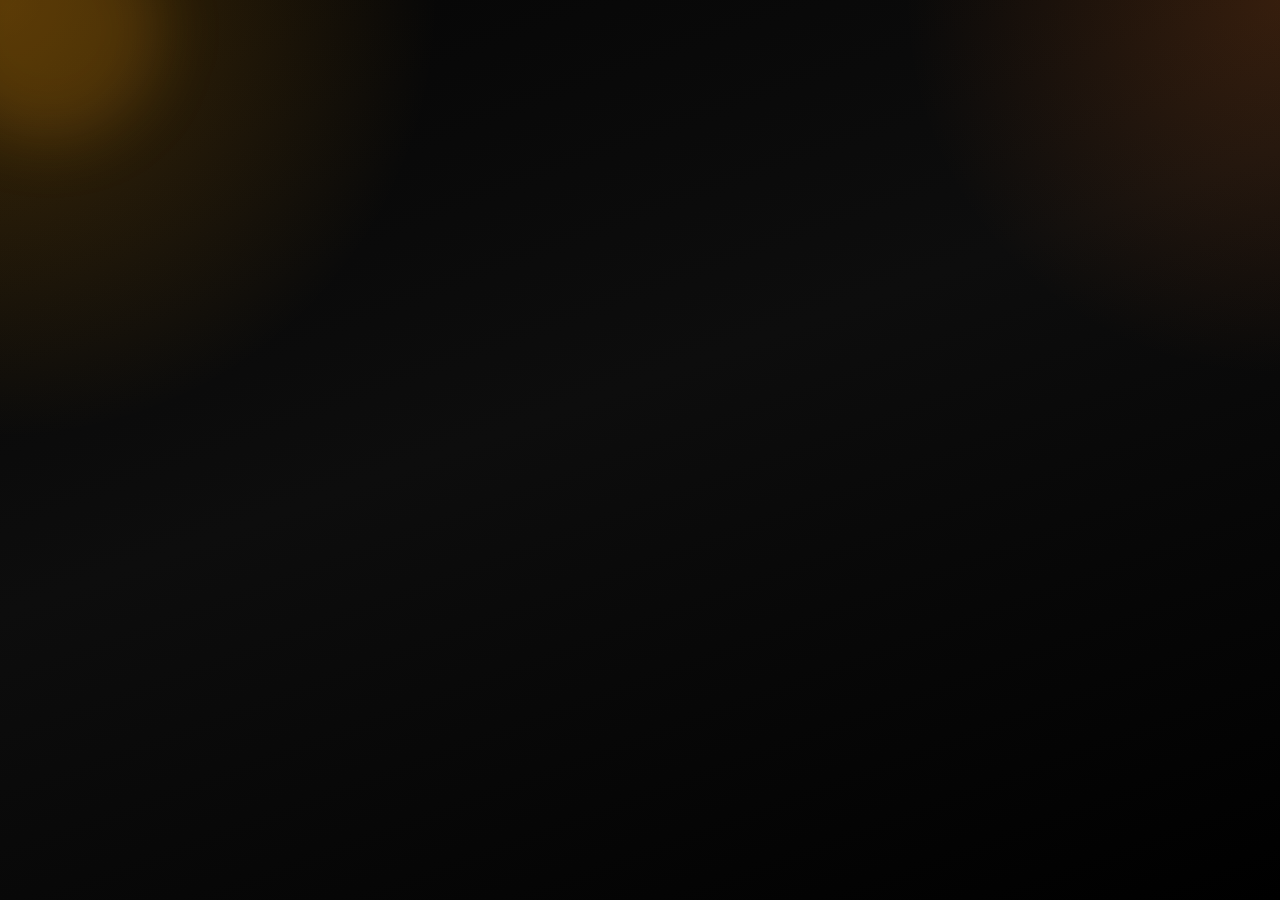
<file: index.html>
<!DOCTYPE html>
<html lang="en">
<head>
  <meta charset="UTF-8">
  <meta name="viewport" content="width=device-width, initial-scale=1.0">
  <title>Muse</title>
  <link rel="preload" href="css/style.css" as="style" onload="this.onload=null;this.rel='stylesheet'">
  <script type="module" src="js/main.js" defer></script>
</head>
<body>
  <div class="glow" aria-hidden="true"></div>
  <main class="app">
  </main>
  <!-- This is a template for the loading screen -->
  <template id="loading-template">
    <div id="loading-screen" class="container loading-screen panel" role="status" aria-live="polite" aria-busy="true">
      <div class="spinner" aria-hidden="true"></div> 
      <h2></h2>
      <p></p>
    </div>
  </template>
</body>
</html>
</file>
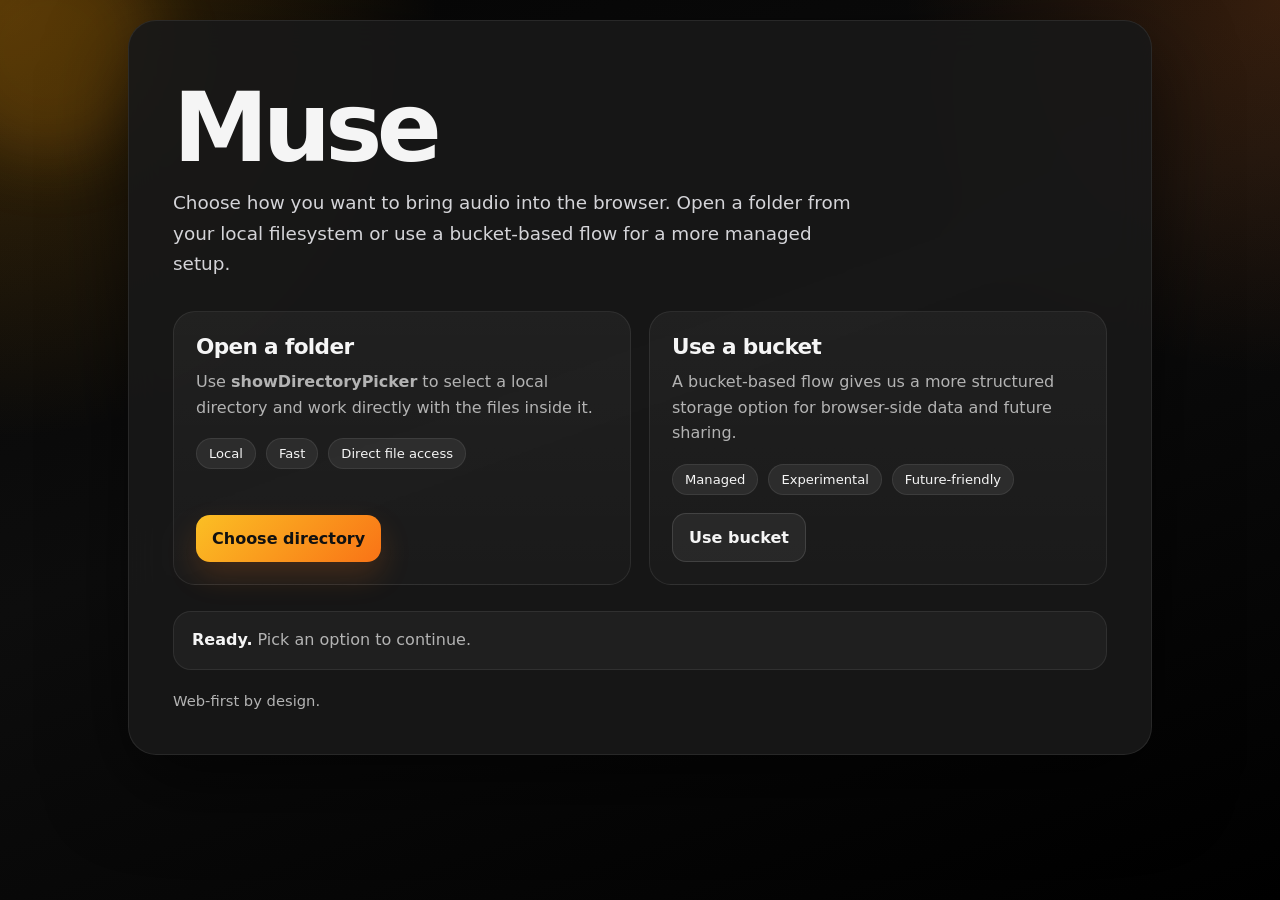
<file: index.backup.html>
<!DOCTYPE html>
<html lang="en">
<head>
  <meta charset="UTF-8">
  <meta name="viewport" content="width=device-width, initial-scale=1.0">
  <title>Muse</title>
  <style>
    :root {
      color-scheme: dark;
      --bg: #000000;
      --panel: rgba(24, 24, 24, 0.92);
      --panel-border: rgba(255, 255, 255, 0.08);
      --text: #f5f5f5;
      --muted: #b3b3b3;
      --accent: #f59e0b;
      --accent-strong: #f97316;
      --shadow: 0 30px 80px rgba(0, 0, 0, 0.55);
    }

    * {
      box-sizing: border-box;
    }

    html, body {
      min-height: 100%;
    }

    body {
      margin: 0;
      font-family: ui-sans-serif, system-ui, -apple-system, BlinkMacSystemFont, "Segoe UI", sans-serif;
      background:
        radial-gradient(circle at top left, rgba(245, 158, 11, 0.24), transparent 28%),
        radial-gradient(circle at top right, rgba(249, 115, 22, 0.18), transparent 24%),
        linear-gradient(160deg, #050505 0%, #0d0d0d 45%, #000000 100%);
      color: var(--text);
      display: grid;
      place-items: center;
      padding: 20px 0 140px;
    }

    .frame {
      width: 100%;
      position: relative;
    }

    .shell {
      display: grid;
      gap: 18px;
    }

    .glow {
      position: absolute;
      inset: -80px auto auto -60px;
      width: 220px;
      height: 220px;
      border-radius: 50%;
      background: rgba(245, 158, 11, 0.16);
      filter: blur(30px);
      pointer-events: none;
    }

    .panel {
      position: relative;
      overflow: hidden;
      background: var(--panel);
      border: 1px solid var(--panel-border);
      border-radius: 28px;
      box-shadow: var(--shadow);
      backdrop-filter: blur(18px);
      padding: clamp(24px, 4vw, 44px);
    }

    .workspace-panel {
      display: grid;
      grid-template-columns: 240px minmax(0, 1fr);
      gap: 18px;
      align-items: start;
    }

    .view {
      transition: opacity 180ms ease, transform 180ms ease;
    }

    .constrained-view {
      width: min(1024px, 100%);
      margin: 0 auto;
    }

    .view.is-hidden {
      display: none;
    }

    .loading {
      display: grid;
      place-items: center;
      min-height: 420px;
      text-align: center;
    }

    .spinner {
      width: 58px;
      height: 58px;
      border-radius: 50%;
      border: 3px solid rgba(255, 255, 255, 0.12);
      border-top-color: var(--accent);
      animation: spin 900ms linear infinite;
      margin: 0 auto 18px;
    }

    @keyframes spin {
      to {
        transform: rotate(360deg);
      }
    }

    .eyebrow {
      display: inline-flex;
      align-items: center;
      gap: 10px;
      text-transform: uppercase;
      letter-spacing: 0.22em;
      color: var(--muted);
      font-size: 0.72rem;
    }

    .eyebrow::before {
      content: "";
      width: 34px;
      height: 1px;
      background: linear-gradient(90deg, transparent, var(--accent), transparent);
    }

    h1 {
      margin: 18px 0 14px;
      font-size: clamp(3rem, 10vw, 6rem);
      line-height: 0.95;
      letter-spacing: -0.06em;
      font-weight: 800;
    }

    .lead {
      max-width: 58ch;
      margin: 0;
      color: #d4d4d8;
      font-size: clamp(1rem, 2vw, 1.15rem);
      line-height: 1.65;
    }

    .options {
      display: grid;
      grid-template-columns: repeat(2, minmax(0, 1fr));
      gap: 18px;
      margin-top: 32px;
    }

    .option {
      border: 1px solid var(--panel-border);
      border-radius: 22px;
      background: linear-gradient(180deg, rgba(255, 255, 255, 0.045), rgba(255, 255, 255, 0.02));
      padding: 22px;
      min-height: 220px;
      display: flex;
      flex-direction: column;
      justify-content: space-between;
      transition: transform 160ms ease, border-color 160ms ease, background 160ms ease;
    }

    .option:hover {
      transform: translateY(-3px);
      border-color: rgba(245, 158, 11, 0.35);
      background: rgba(255, 255, 255, 0.05);
    }

    .option h2 {
      margin: 0 0 10px;
      font-size: 1.35rem;
      letter-spacing: -0.03em;
    }

    .option p {
      margin: 0;
      color: var(--muted);
      line-height: 1.6;
    }

    .meta {
      display: flex;
      gap: 10px;
      flex-wrap: wrap;
      margin-top: 18px;
    }

    .chip {
      display: inline-flex;
      align-items: center;
      border-radius: 999px;
      padding: 7px 12px;
      font-size: 0.82rem;
      color: #f5f5f5;
      background: rgba(255, 255, 255, 0.07);
      border: 1px solid rgba(255, 255, 255, 0.08);
    }

    button {
      appearance: none;
      border: 0;
      border-radius: 14px;
      padding: 14px 16px;
      font: inherit;
      font-weight: 700;
      cursor: pointer;
      margin-top: 18px;
      width: fit-content;
      color: #111111;
      background: linear-gradient(135deg, #fbbf24, var(--accent-strong));
      box-shadow: 0 14px 30px rgba(249, 115, 22, 0.18);
      transition: transform 160ms ease, filter 160ms ease;
    }

    button:hover {
      transform: translateY(-1px);
      filter: brightness(1.04);
    }

    button.secondary {
      color: var(--text);
      background: rgba(255, 255, 255, 0.06);
      border: 1px solid rgba(255, 255, 255, 0.12);
      box-shadow: none;
    }

    .status {
      margin-top: 26px;
      padding: 16px 18px;
      border-radius: 18px;
      background: rgba(255, 255, 255, 0.04);
      border: 1px solid rgba(255, 255, 255, 0.08);
      color: var(--muted);
      line-height: 1.55;
    }

    .status strong {
      color: var(--text);
    }

    .footer {
      display: flex;
      justify-content: space-between;
      gap: 16px;
      align-items: center;
      margin-top: 20px;
      color: var(--muted);
      font-size: 0.92rem;
      flex-wrap: wrap;
    }

    .empty {
      min-height: 1.4em;
    }

    .workspace-layout {
      display: grid;
      gap: 18px;
      padding-bottom: 0;
    }

    .sidebar {
      border-radius: 24px;
      background: rgba(18, 18, 18, 0.95);
      border: 1px solid rgba(255, 255, 255, 0.08);
      padding: 18px;
      display: grid;
      gap: 18px;
      position: sticky;
      top: 20px;
    }

    .sidebar h3,
    .sidebar p {
      margin: 0;
    }

    .sidebar h3 {
      font-size: 1rem;
      letter-spacing: -0.02em;
    }

    .sidebar p {
      color: var(--muted);
      line-height: 1.5;
      font-size: 0.92rem;
    }

    .nav-group {
      display: grid;
      gap: 8px;
    }

    .nav-item {
      display: flex;
      align-items: center;
      gap: 10px;
      padding: 12px 14px;
      border-radius: 14px;
      color: var(--text);
      background: transparent;
      border: 1px solid transparent;
      text-decoration: none;
    }

    .nav-item.active,
    .nav-item:hover {
      background: rgba(255, 255, 255, 0.06);
      border-color: rgba(255, 255, 255, 0.06);
    }

    .sidebar-card {
      border-radius: 18px;
      background: linear-gradient(180deg, rgba(255, 255, 255, 0.05), rgba(255, 255, 255, 0.02));
      border: 1px solid rgba(255, 255, 255, 0.08);
      padding: 16px;
      display: grid;
      gap: 10px;
    }

    .sidebar-card strong {
      font-size: 0.98rem;
    }

    .sidebar-card span {
      color: var(--muted);
      font-size: 0.9rem;
      line-height: 1.5;
    }

    .workspace-top {
      display: flex;
      justify-content: space-between;
      gap: 16px;
      flex-wrap: wrap;
      align-items: end;
    }

    .workspace-top h2 {
      margin: 0;
      font-size: clamp(1.8rem, 4vw, 2.6rem);
      letter-spacing: -0.05em;
    }

    .workspace-top p {
      margin: 8px 0 0;
      color: var(--muted);
      line-height: 1.5;
      max-width: 62ch;
    }

    .workspace-badge {
      display: inline-flex;
      align-items: center;
      gap: 8px;
      padding: 10px 14px;
      border-radius: 999px;
      background: rgba(255, 255, 255, 0.06);
      border: 1px solid rgba(255, 255, 255, 0.08);
      color: #f5f5f5;
      font-size: 0.9rem;
      white-space: nowrap;
    }

    .library-card {
      border-radius: 24px;
      border: 1px solid rgba(255, 255, 255, 0.08);
      background: rgba(255, 255, 255, 0.03);
      overflow: hidden;
    }

    .library-toolbar {
      display: flex;
      justify-content: space-between;
      gap: 16px;
      align-items: center;
      flex-wrap: wrap;
      padding: 18px 20px;
      border-bottom: 1px solid rgba(255, 255, 255, 0.08);
    }

    .library-toolbar strong {
      font-size: 1rem;
    }

    .library-toolbar span {
      color: var(--muted);
      font-size: 0.92rem;
    }

    table {
      width: 100%;
      border-collapse: collapse;
    }

    thead th {
      text-align: left;
      font-size: 0.75rem;
      text-transform: uppercase;
      letter-spacing: 0.16em;
      color: var(--muted);
      padding: 16px 20px;
      border-bottom: 1px solid rgba(255, 255, 255, 0.08);
    }

    tbody td {
      padding: 16px 20px;
      border-bottom: 1px solid rgba(255, 255, 255, 0.06);
      color: #e4e4e7;
    }

    tbody tr:hover {
      background: rgba(255, 255, 255, 0.04);
    }

    .track-title {
      font-weight: 700;
      color: var(--text);
    }

    .track-muted {
      color: var(--muted);
      font-size: 0.92rem;
    }

    .player-bar {
      position: fixed;
      left: 0;
      right: 0;
      bottom: 0;
      z-index: 20;
      padding: 0 20px 18px;
      pointer-events: none;
    }

    .player-bar.is-hidden {
      display: none;
    }

    .player {
      width: 100%;
      margin: 0 auto;
      display: grid;
      grid-template-columns: 1.2fr 1fr auto;
      gap: 16px;
      align-items: center;
      padding: 16px 18px;
      border-radius: 22px;
      background: rgba(18, 18, 18, 0.95);
      border: 1px solid rgba(255, 255, 255, 0.08);
      box-shadow: var(--shadow);
      backdrop-filter: blur(18px);
      pointer-events: auto;
    }

    .now-playing {
      min-width: 0;
    }

    .now-playing strong {
      display: block;
      font-size: 1rem;
      margin-bottom: 4px;
    }

    .now-playing span {
      color: var(--muted);
      font-size: 0.92rem;
    }

    .progress {
      display: grid;
      gap: 8px;
    }

    .progress-bar {
      height: 8px;
      border-radius: 999px;
      background: rgba(255, 255, 255, 0.08);
      overflow: hidden;
    }

    .progress-bar::before {
      content: "";
      display: block;
      height: 100%;
      width: 42%;
      border-radius: inherit;
      background: linear-gradient(90deg, var(--accent), var(--accent-strong));
    }

    .time-row {
      display: flex;
      justify-content: space-between;
      gap: 14px;
      color: var(--muted);
      font-size: 0.85rem;
    }

    .controls {
      display: flex;
      align-items: center;
      gap: 10px;
      justify-content: flex-end;
      flex-wrap: wrap;
    }

    .control-button {
      min-width: 44px;
      height: 44px;
      padding: 0 14px;
      border-radius: 14px;
      display: inline-grid;
      place-items: center;
      background: rgba(255, 255, 255, 0.08);
      color: var(--text);
      border: 1px solid rgba(255, 255, 255, 0.10);
      box-shadow: none;
      margin-top: 0;
    }

    .control-button.play {
      background: linear-gradient(135deg, #fbbf24, var(--accent-strong));
      color: #111111;
    }

    .control-button.secondary {
      background: rgba(255, 255, 255, 0.06);
      color: var(--text);
    }

    .screen-note {
      margin-top: 8px;
      color: var(--muted);
      font-size: 0.92rem;
    }

    @media (max-width: 900px) {
      .workspace-panel {
        grid-template-columns: 1fr;
      }

      .sidebar {
        position: static;
      }

      .player {
        grid-template-columns: 1fr;
      }

      .controls {
        justify-content: flex-start;
      }
    }

    @media (max-width: 760px) {
      .options {
        grid-template-columns: 1fr;
      }

      .option {
        min-height: auto;
      }

      body {
        padding-bottom: 152px;
      }
    }
  </style>
</head>
<body>
  <main class="frame">
    <div class="glow" aria-hidden="true"></div>
    <div class="shell">
      <section class="panel view constrained-view" id="chooserView" aria-labelledby="title">
        <h1 id="title">Muse</h1>
        <p class="lead">
          Choose how you want to bring audio into the browser. Open a folder from your local filesystem
          or use a bucket-based flow for a more managed setup.
        </p>

        <div class="options">
          <article class="option">
            <div>
              <h2>Open a folder</h2>
              <p>
                Use <strong>showDirectoryPicker</strong> to select a local directory and work directly with the files inside it.
              </p>
              <div class="meta">
                <span class="chip">Local</span>
                <span class="chip">Fast</span>
                <span class="chip">Direct file access</span>
              </div>
            </div>
            <button id="directoryButton" type="button">Choose directory</button>
          </article>

          <article class="option">
            <div>
              <h2>Use a bucket</h2>
              <p>
                A bucket-based flow gives us a more structured storage option for browser-side data and future sharing.
              </p>
              <div class="meta">
                <span class="chip">Managed</span>
                <span class="chip">Experimental</span>
                <span class="chip">Future-friendly</span>
              </div>
            </div>
            <button id="bucketButton" class="secondary" type="button">Use bucket</button>
          </article>
        </div>

        <div class="status" id="status" aria-live="polite">
          <strong>Ready.</strong> Pick an option to continue.
        </div>

        <div class="footer">
          <span>Web-first by design.</span>
          <span class="empty" id="details"></span>
        </div>
      </section>

      <section class="panel view loading constrained-view is-hidden" id="loadingView" aria-live="polite" aria-busy="true">
        <div>
          <div class="spinner" aria-hidden="true"></div>
          <h2 style="margin: 0 0 10px; font-size: clamp(1.8rem, 4vw, 2.6rem); letter-spacing: -0.05em;">Opening Muse</h2>
          <p class="lead" id="loadingCopy">Preparing your workspace.</p>
          <div class="screen-note">This is the transition screen before the library and player view.</div>
        </div>
      </section>

      <section class="panel view is-hidden" id="workspaceView" aria-labelledby="workspaceTitle">
        <div class="workspace-panel">
          <aside class="sidebar" aria-label="Library navigation">
            <div>
              <div class="eyebrow">Muse</div>
              <h3>Library</h3>
              <p>Move through your collection with a wide, app-like layout that keeps navigation, content, and playback separate.</p>
            </div>

            <nav class="nav-group" aria-label="Primary">
              <a href="#" class="nav-item active">Home</a>
              <a href="#" class="nav-item">Search</a>
              <a href="#" class="nav-item">Your Library</a>
            </nav>

            <div class="sidebar-card">
              <strong>Source</strong>
              <span id="sidebarSource">Local directory selected.</span>
            </div>
          </aside>

          <div class="workspace-layout">
          <div class="workspace-top">
            <div>
              <div class="eyebrow">Now playing workspace</div>
              <h2 id="workspaceTitle">Library</h2>
              <p>
                Your tracks appear in a table here. The player stays anchored below so browsing and playback stay in one place.
              </p>
            </div>
            <div class="workspace-badge" id="sourceBadge">Source: local directory</div>
          </div>

          <div class="library-card">
            <div class="library-toolbar">
              <div>
                <strong>Track table</strong>
                <div><span id="librarySubtitle">6 items ready for playback</span></div>
              </div>
              <span>Filter, sort, and queue later.</span>
            </div>

            <table aria-label="Track library">
              <thead>
                <tr>
                  <th>Title</th>
                  <th>Artist</th>
                  <th>Length</th>
                  <th>Status</th>
                </tr>
              </thead>
              <tbody>
                <tr>
                  <td>
                    <div class="track-title">Midnight Bloom</div>
                    <div class="track-muted">Local folder import</div>
                  </td>
                  <td>Muse Collective</td>
                  <td>03:42</td>
                  <td>Ready</td>
                </tr>
                <tr>
                  <td>
                    <div class="track-title">Signal Drift</div>
                    <div class="track-muted">Indexed browser cache</div>
                  </td>
                  <td>Northline</td>
                  <td>04:18</td>
                  <td>Queued</td>
                </tr>
                <tr>
                  <td>
                    <div class="track-title">Soft Static</div>
                    <div class="track-muted">Waveform preview ready</div>
                  </td>
                  <td>Arc Loop</td>
                  <td>02:57</td>
                  <td>Paused</td>
                </tr>
                <tr>
                  <td>
                    <div class="track-title">Glass Transit</div>
                    <div class="track-muted">Imported from directory</div>
                  </td>
                  <td>Solstice</td>
                  <td>05:01</td>
                  <td>Ready</td>
                </tr>
              </tbody>
            </table>
          </div>
          </div>
        </div>
      </section>
    </div>
  </main>

  <div class="player-bar is-hidden" aria-hidden="true" id="playerBar">
    <div class="player" aria-label="Music player controller">
      <div class="now-playing">
        <strong id="nowPlayingTitle">Midnight Bloom</strong>
        <span id="nowPlayingMeta">Muse Collective · Local directory</span>
      </div>

      <div class="progress">
        <div class="progress-bar" aria-hidden="true"></div>
        <div class="time-row">
          <span>01:24</span>
          <span>03:42</span>
        </div>
      </div>

      <div class="controls">
        <button class="control-button secondary" type="button" aria-label="Previous track">⟨⟨</button>
        <button class="control-button play" type="button" aria-label="Play or pause track">▶</button>
        <button class="control-button secondary" type="button" aria-label="Next track">⟩⟩</button>
      </div>
    </div>
  </div>

  <script>
    const status = document.getElementById('status');
    const details = document.getElementById('details');
    const chooserView = document.getElementById('chooserView');
    const loadingView = document.getElementById('loadingView');
    const workspaceView = document.getElementById('workspaceView');
    const playerBar = document.getElementById('playerBar');
    const loadingCopy = document.getElementById('loadingCopy');
    const sourceBadge = document.getElementById('sourceBadge');
    const librarySubtitle = document.getElementById('librarySubtitle');
    const workspaceTitle = document.getElementById('workspaceTitle');
    const nowPlayingMeta = document.getElementById('nowPlayingMeta');
    const sidebarSource = document.getElementById('sidebarSource');
    const directoryButton = document.getElementById('directoryButton');
    const bucketButton = document.getElementById('bucketButton');

    let loadTimer = null;

    function showWorkspace(mode) {
      chooserView.classList.add('is-hidden');
      loadingView.classList.remove('is-hidden');
      workspaceView.classList.add('is-hidden');
      playerBar.classList.add('is-hidden');
      playerBar.setAttribute('aria-hidden', 'true');

      if (mode === 'directory') {
        loadingCopy.textContent = 'Scanning your local folder and preparing the library.';
        sourceBadge.textContent = 'Source: local directory';
        librarySubtitle.textContent = 'Local files ready for playback';
        workspaceTitle.textContent = 'Directory Library';
        nowPlayingMeta.textContent = 'Muse Collective · Local directory';
        sidebarSource.textContent = 'Local directory selected.';
      } else {
        loadingCopy.textContent = 'Setting up the managed bucket workspace.';
        sourceBadge.textContent = 'Source: bucket';
        librarySubtitle.textContent = 'Bucket items ready for playback';
        workspaceTitle.textContent = 'Bucket Library';
        nowPlayingMeta.textContent = 'Muse Collective · Bucket source';
        sidebarSource.textContent = 'Bucket source selected.';
      }

      window.clearTimeout(loadTimer);
      loadTimer = window.setTimeout(() => {
        loadingView.classList.add('is-hidden');
        workspaceView.classList.remove('is-hidden');
        playerBar.classList.remove('is-hidden');
        playerBar.setAttribute('aria-hidden', 'false');
      }, 850);
    }

    async function openDirectory() {
      if (!window.showDirectoryPicker) {
        status.innerHTML = '<strong>Unavailable.</strong> Your browser does not support showDirectoryPicker yet.';
        details.textContent = 'Try a Chromium-based browser with the File System Access API enabled.';
        return;
      }

      try {
        const directoryHandle = await window.showDirectoryPicker();
        status.innerHTML = `<strong>Directory selected.</strong> <span>${directoryHandle.name}</span>`;
        details.textContent = 'Muse can now read the files in that folder.';
        showWorkspace('directory');
      } catch (error) {
        if (error && error.name === 'AbortError') {
          status.innerHTML = '<strong>Selection cancelled.</strong> No folder was opened.';
          details.textContent = 'Choose an option whenever you are ready.';
          return;
        }

        status.innerHTML = '<strong>Something went wrong.</strong> The directory picker could not complete.';
        details.textContent = error && error.message ? error.message : 'Unknown error.';
      }
    }

    function useBucket() {
      status.innerHTML = '<strong>Bucket flow.</strong> This option is intended for the managed browser-storage path.';
      details.textContent = 'If we wire this up later, it can become the structured alternative to directory access.';
      showWorkspace('bucket');
    }

    directoryButton.addEventListener('click', openDirectory);
    bucketButton.addEventListener('click', useBucket);
  </script>
</body>
</html>
</file>
<file: css/style.css>
:root{
  color-scheme: dark;
  --text: #f5f5f5;
  --accent: #f59e0b;
  --accent-strong: #f97316;
  --bg: #000000;
  --shadow: 0 30px 80px rgba(0, 0, 0, 0.55);

  --constraint-width: min(1024px, 100%);

  --panel: rgba(24, 24, 24, 0.92);
  --panel-border: rgba(255, 255, 255, 0.08);
}

.container{
  width: var(--constraint-width);
  margin: 0 auto;
}

*{
  box-sizing: border-box;
}

html, body{
  min-height: 100%;
}

body{
  background:
    radial-gradient(circle at top left, rgba(245, 158, 11, 0.24), transparent 28%),
    radial-gradient(circle at top right, rgba(249, 115, 22, 0.18), transparent 24%),
    linear-gradient(160deg, #050505 0%, #0d0d0d 45%, #000000 100%);
  color: var(--text);
  font-family: ui-sans-serif, system-ui, -apple-system, BlinkMacSystemFont, "Segoe UI", sans-serif;
  display: grid;
  place-items: center;
  margin: 0;
  padding: 20px 0;
}

main{
  position: relative;
  width: 100%;
}

.panel{
  position: relative;
  overflow: hidden;
  background: var(--panel);
  border: 1px solid var(--panel-border);
  border-radius: 28px;
  box-shadow: var(--shadow);
  backdrop-filter: blur(18px);
  padding: clamp(24px, 4vw, 44px);
}

/* 
 * Spinner 
 */
#loading-screen{
  display: grid;
  place-items: center;
  min-height: 270px;
  text-align: center;
  
  h2{
    margin: 0 0 10px;
    font-size: clamp(1.8rem, 4vw, 2.6rem);
    letter-spacing: -0.05em;
  }

  p{
    max-width: 58ch;
    margin: 0;
    color: #d4d4d8;
    font-size: clamp(1rem, 2vw, 1.15rem);
    line-height: 1.65;
  }
}

.spinner{
  width: 58px;
  height: 58px;
  border-radius: 50%;
  border: 3px solid rgba(255, 255, 255, 0.12);
  border-top-color: var(--accent);
  animation: spin 900ms linear infinite;
  margin: 0 auto 18px;
}

@keyframes spin{
  to{
    transform: rotate(360deg);
  }
}

/**
 * Miscellaneous CSS
 */
.glow{
  position: absolute;
  inset: -80px auto auto -60px;
  width: 220px;
  height: 220px;
  border-radius: 50%;
  background: rgba(245, 158, 11, 0.16);
  filter: blur(30px);
  pointer-events: none;
}
</file>
